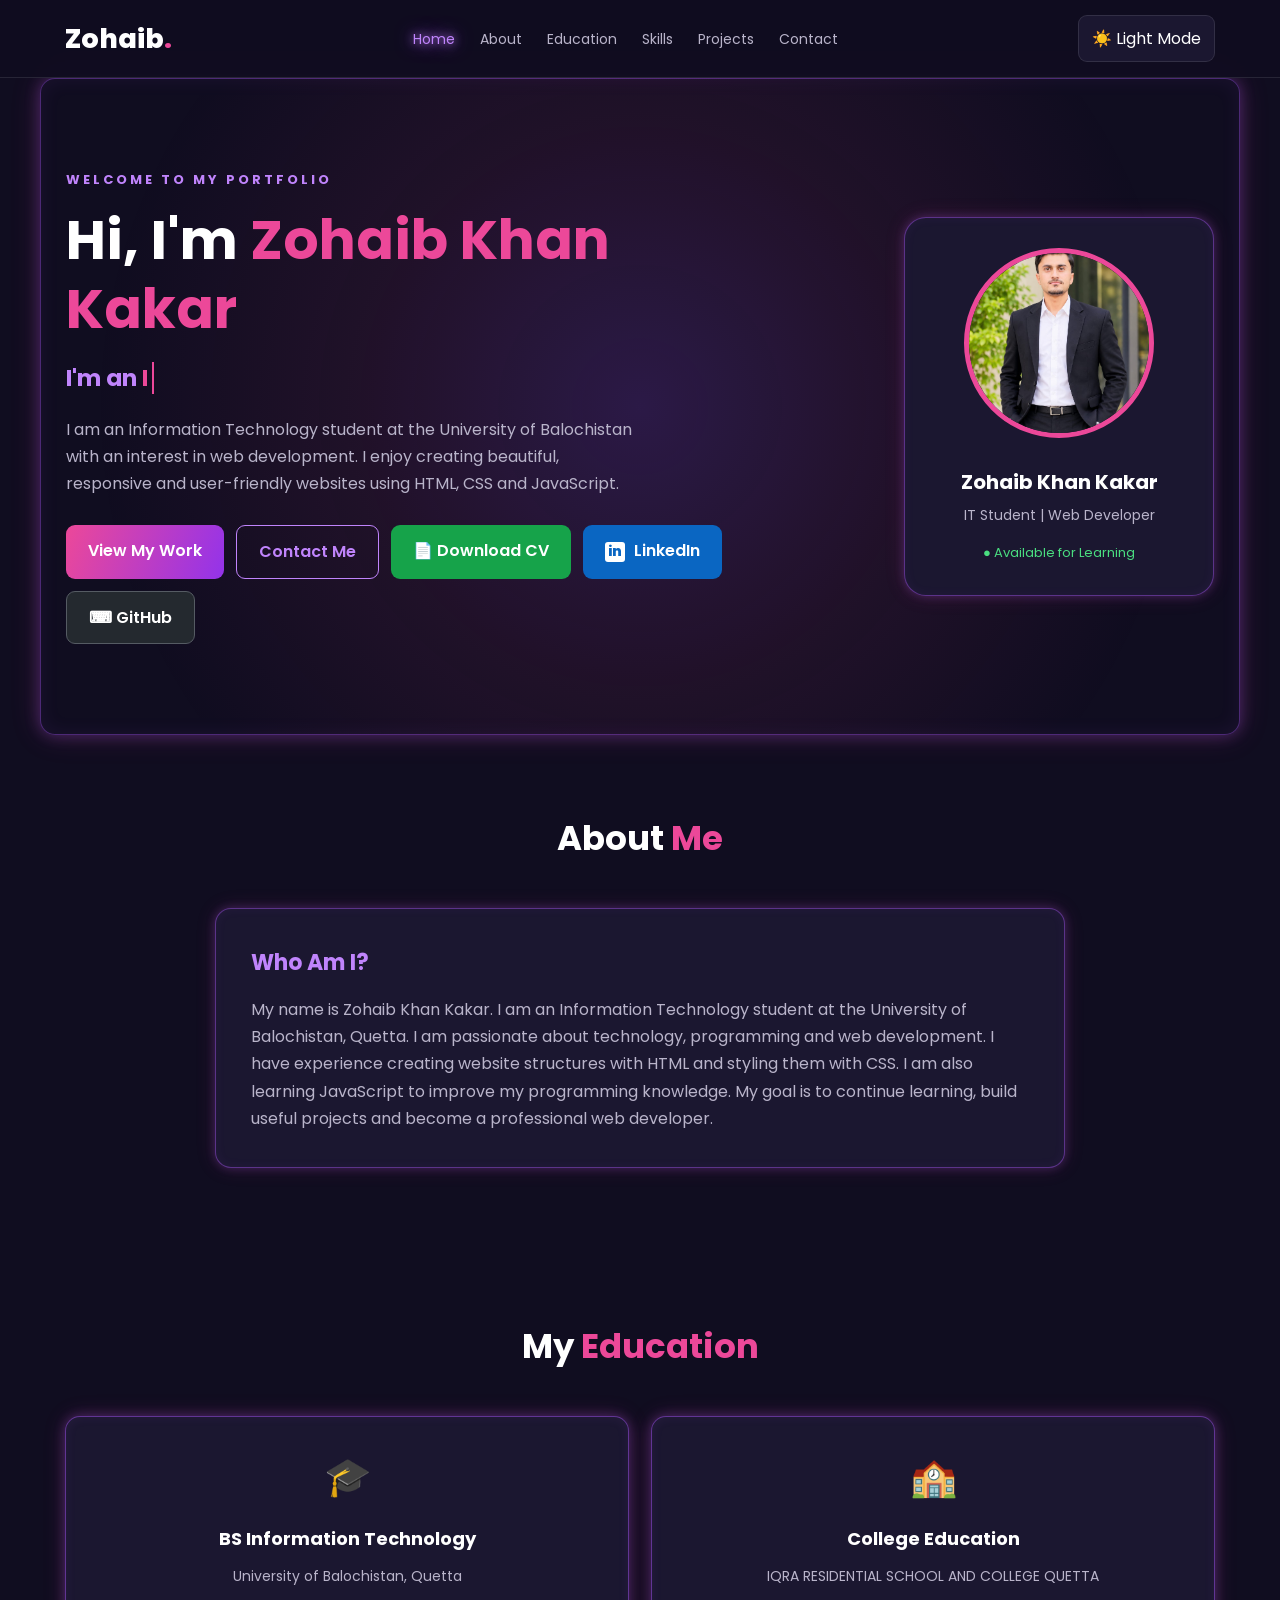
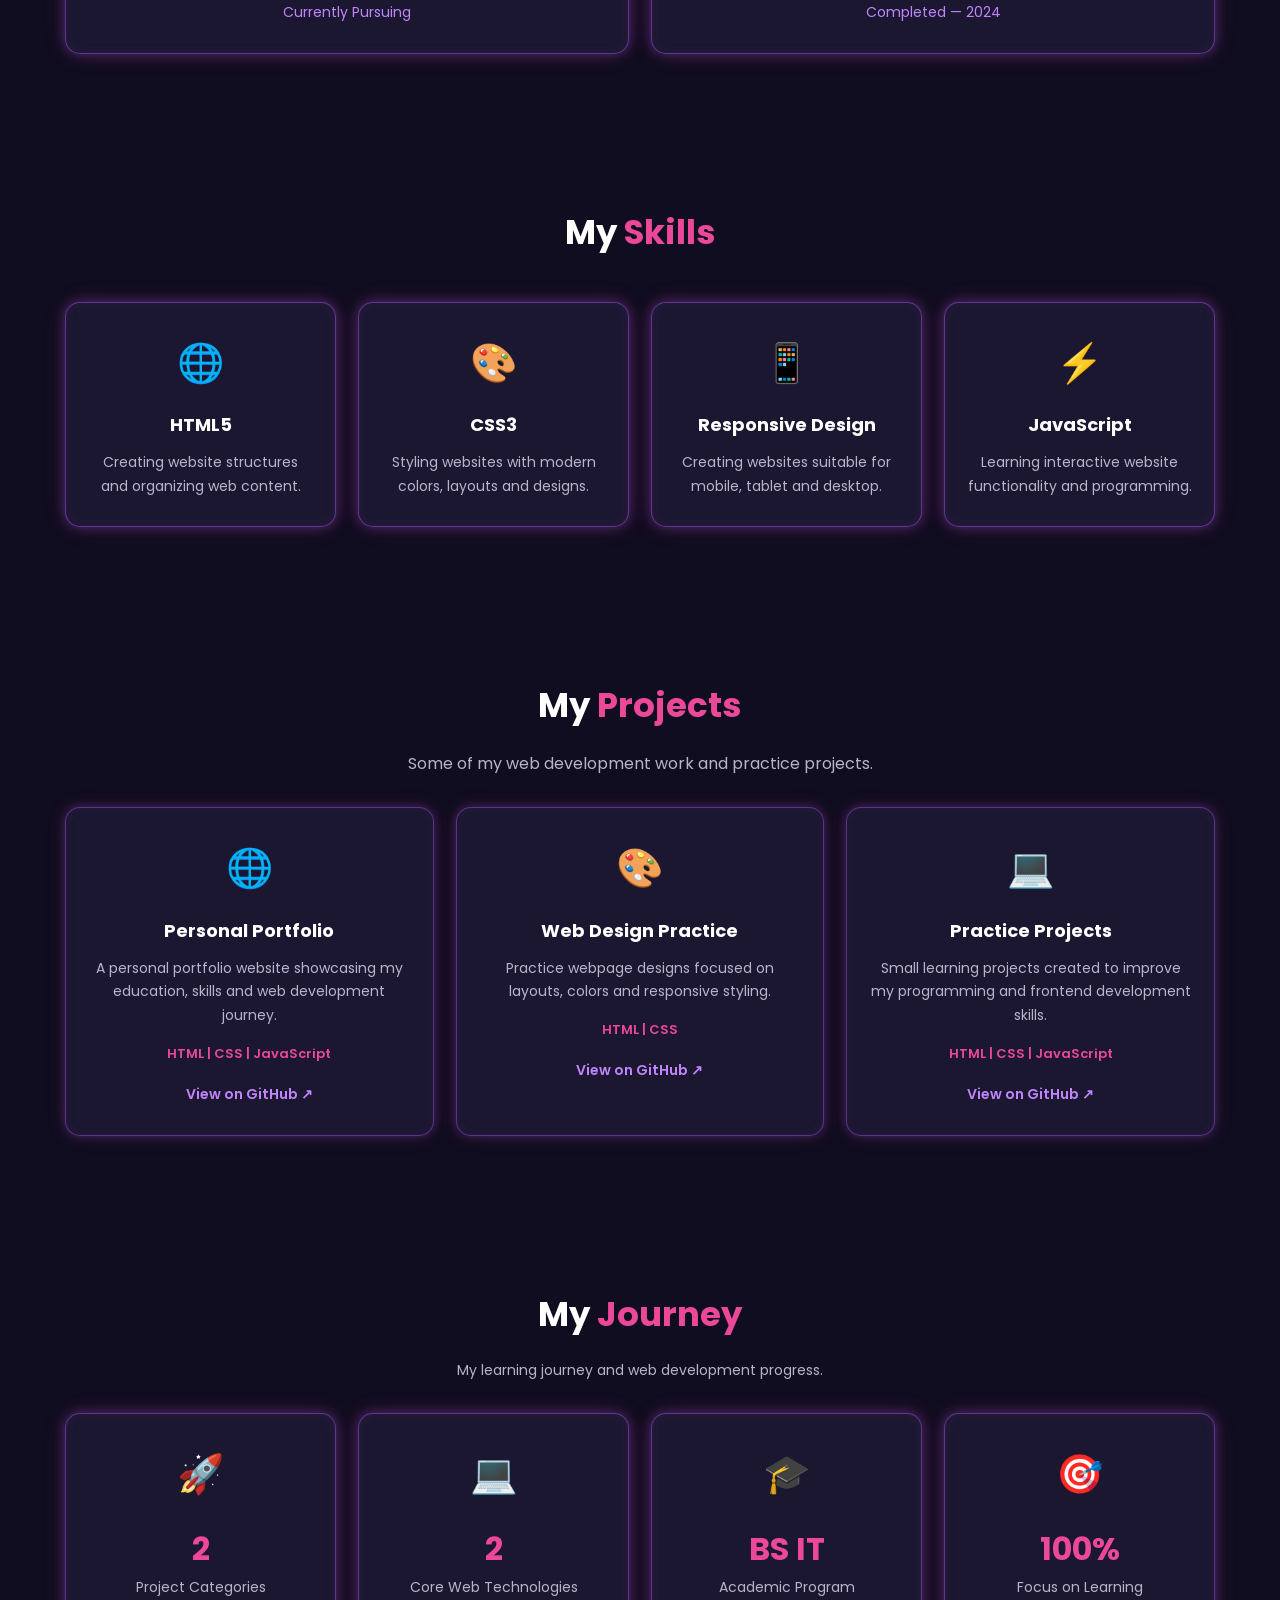
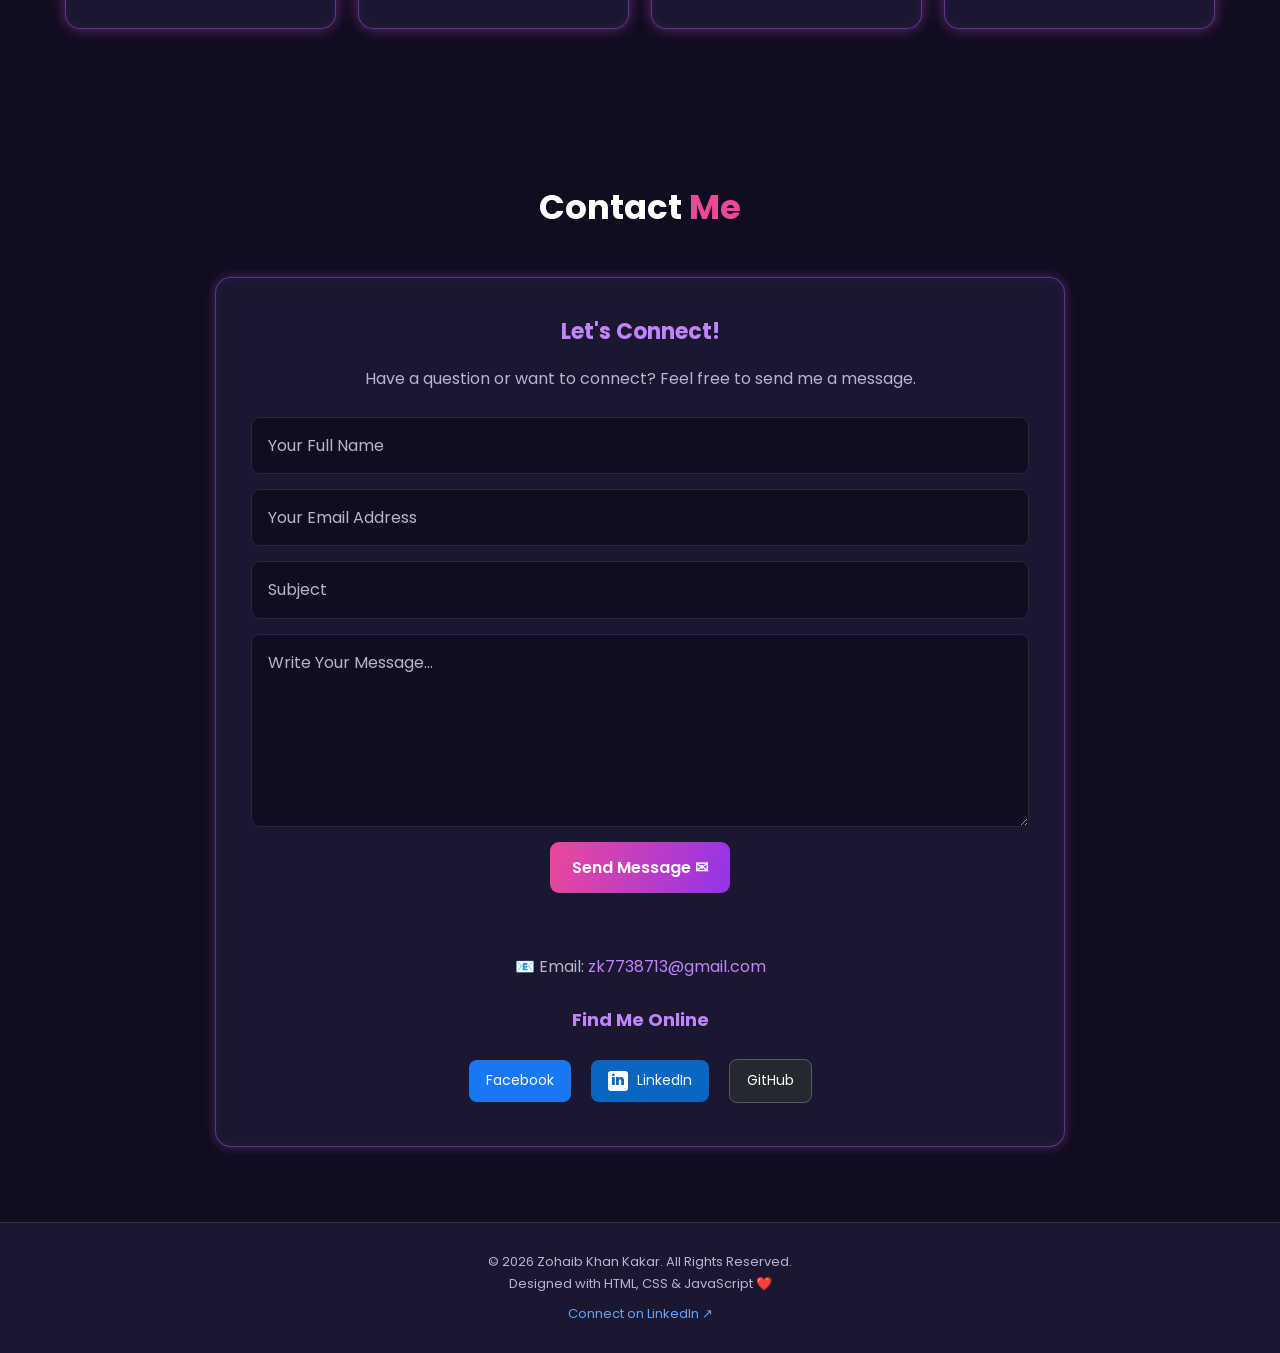
<file: index.html>
<!DOCTYPE html>
<html lang="en">
<head>
    <meta charset="UTF-8">
    <meta name="viewport" content="width=device-width, initial-scale=1.0">

    <meta name="description" content="Zohaib Khan Kakar - IT Student and Web Developer Portfolio">
    <meta name="theme-color" content="#100d20">

    <title>Zohaib Khan Kakar | Portfolio</title>

    <link rel="preconnect" href="https://fonts.googleapis.com">
    <link rel="preconnect" href="https://fonts.gstatic.com" crossorigin>
    <link href="https://fonts.googleapis.com/css2?family=Poppins:wght@300;400;500;600;700;800&display=swap" rel="stylesheet">

    <link rel="stylesheet" href="style.css">
    <script src="script.js" defer></script>
</head>

<body>

    <!-- Navigation -->
    <header>
        <nav class="navbar">

            <a href="#home" class="logo">
                Zohaib<span>.</span>
            </a>

            <button class="menu-toggle"
                    id="menu-toggle"
                    type="button"
                    aria-label="Open navigation menu"
                    aria-expanded="false"
                    aria-controls="nav-links">
                ☰
            </button>

            <ul class="nav-links" id="nav-links">
                <li><a href="#home">Home</a></li>
                <li><a href="#about">About</a></li>
                <li><a href="#education">Education</a></li>
                <li><a href="#skills">Skills</a></li>
                <li><a href="#projects">Projects</a></li>
                <li><a href="#contact">Contact</a></li>
            </ul>

            <button id="theme-toggle"
                    class="theme-toggle"
                    type="button"
                    aria-label="Switch to light mode">
                ☀️ Light Mode
            </button>

        </nav>
    </header>

    <main>

        <!-- Home Section -->
        <section id="home" class="hero">

            <div class="hero-content reveal">

                <p class="welcome">WELCOME TO MY PORTFOLIO</p>

                <h1>
                    Hi, I'm <span>Zohaib Khan Kakar</span>
                </h1>

                <h2 class="typing-heading">
                    I'm a <span id="typing-text">IT Student</span>
                </h2>

                <p class="description">
                    I am an Information Technology student at the
                    University of Balochistan with an interest in
                    web development. I enjoy creating beautiful,
                    responsive and user-friendly websites using
                    HTML, CSS and JavaScript.
                </p>

                <div class="hero-buttons">

                    <a href="#projects" class="btn">
                        View My Work
                    </a>

                    <a href="#contact" class="btn btn-outline">
                        Contact Me
                    </a>

                    <a href="resume.pdf"
                       class="btn resume-btn"
                       download>
                        📄 Download CV
                    </a>

                    <a href="https://www.linkedin.com/in/Zohaib-khan-95993944b/"
                       class="btn linkedin-btn"
                       target="_blank"
                       rel="noopener noreferrer">
                        <span class="linkedin-mark">in</span>
                        LinkedIn
                    </a>

                    <a href="https://github.com/Zohaibkhankakar"
                       class="btn github-btn"
                       target="_blank"
                       rel="noopener noreferrer">
                        ⌨ GitHub
                    </a>

                </div>

            </div>

            <div class="hero-card reveal">

                <img src="WhatsApp Image 2026-11-09 at 11.02.36 PM.jpeg"
                     alt="Profile photo of Zohaib Khan Kakar"
                     class="profile-image">

                <h2>Zohaib Khan Kakar</h2>

                <p>IT Student | Web Developer</p>

                <div class="status">
                    ● Available for Learning
                </div>

            </div>

        </section>


        <!-- About Section -->
        <section id="about" class="section">

            <h2 class="section-title reveal">
                About <span>Me</span>
            </h2>

            <div class="about-box reveal">

                <h3>Who Am I?</h3>

                <p>
                    My name is Zohaib Khan Kakar. I am an
                    Information Technology student at the
                    University of Balochistan, Quetta.

                    I am passionate about technology,
                    programming and web development.

                    I have experience creating website
                    structures with HTML and styling them
                    with CSS. I am also learning JavaScript
                    to improve my programming knowledge.

                    My goal is to continue learning,
                    build useful projects and become
                    a professional web developer.
                </p>

            </div>

        </section>


        <!-- Education Section -->
        <section id="education" class="section">

            <h2 class="section-title reveal">
                My <span>Education</span>
            </h2>

            <div class="education-container">

                <div class="education-card reveal">

                    <div class="education-icon">🎓</div>

                    <h3>BS Information Technology</h3>

                    <p class="college-name">
                        University of Balochistan, Quetta
                    </p>

                    <span class="education-year">
                        Currently Pursuing
                    </span>

                </div>

                <div class="education-card reveal">

                    <div class="education-icon">🏫</div>

                    <h3>College Education</h3>

                    <p class="college-name">
                        IQRA RESIDENTIAL SCHOOL AND COLLEGE QUETTA
                    </p>

                    <span class="education-year">
                        Completed — 2024
                    </span>

                </div>

            </div>

        </section>


        <!-- Skills Section -->
        <section id="skills" class="section">

            <h2 class="section-title reveal">
                My <span>Skills</span>
            </h2>

            <div class="skills-container">

                <div class="skill-box reveal">

                    <div class="skill-icon">🌐</div>

                    <h3>HTML5</h3>

                    <p>
                        Creating website structures
                        and organizing web content.
                    </p>

                </div>

                <div class="skill-box reveal">

                    <div class="skill-icon">🎨</div>

                    <h3>CSS3</h3>

                    <p>
                        Styling websites with modern
                        colors, layouts and designs.
                    </p>

                </div>

                <div class="skill-box reveal">

                    <div class="skill-icon">📱</div>

                    <h3>Responsive Design</h3>

                    <p>
                        Creating websites suitable
                        for mobile, tablet and desktop.
                    </p>

                </div>

                <div class="skill-box reveal">

                    <div class="skill-icon">⚡</div>

                    <h3>JavaScript</h3>

                    <p>
                        Learning interactive website
                        functionality and programming.
                    </p>

                </div>

            </div>

        </section>


        <!-- Projects Section -->
        <section id="projects" class="section">

            <h2 class="section-title reveal">
                My <span>Projects</span>
            </h2>

            <p class="section-description reveal">
                Some of my web development work and practice projects.
            </p>

            <div class="projects-container">

                <div class="project-card reveal">

                    <div class="project-icon">🌐</div>

                    <h3>Personal Portfolio</h3>

                    <p>
                        A personal portfolio website
                        showcasing my education, skills
                        and web development journey.
                    </p>

                    <span>HTML | CSS | JavaScript</span>

                    <a href="https://github.com/Zohaibkhankakar"
                       target="_blank"
                       rel="noopener noreferrer"
                       class="project-link">
                        View on GitHub ↗
                    </a>

                </div>

                <div class="project-card reveal">

                    <div class="project-icon">🎨</div>

                    <h3>Web Design Practice</h3>

                    <p>
                        Practice webpage designs focused
                        on layouts, colors and responsive styling.
                    </p>

                    <span>HTML | CSS</span>

                    <a href="https://github.com/Zohaibkhankakar"
                       target="_blank"
                       rel="noopener noreferrer"
                       class="project-link">
                        View on GitHub ↗
                    </a>

                </div>

                <div class="project-card reveal">

                    <div class="project-icon">💻</div>

                    <h3>Practice Projects</h3>

                    <p>
                        Small learning projects created
                        to improve my programming and
                        frontend development skills.
                    </p>

                    <span>HTML | CSS | JavaScript</span>

                    <a href="https://github.com/Zohaibkhankakar"
                       target="_blank"
                       rel="noopener noreferrer"
                       class="project-link">
                        View on GitHub ↗
                    </a>

                </div>

            </div>

        </section>


        <!-- Statistics Section -->
        <section id="statistics" class="section statistics">

            <h2 class="section-title reveal">
                My <span>Journey</span>
            </h2>

            <p class="stats-description reveal">
                My learning journey and web development progress.
            </p>

            <div class="stats-container">

                <div class="stat-card reveal">

                    <div class="stat-icon">🚀</div>

                    <h3>
                        <span class="counter" data-target="3">0</span>
                    </h3>

                    <p>Project Categories</p>

                </div>

                <div class="stat-card reveal">

                    <div class="stat-icon">💻</div>

                    <h3>
                        <span class="counter" data-target="3">0</span>
                    </h3>

                    <p>Core Web Technologies</p>

                </div>

                <div class="stat-card reveal">

                    <div class="stat-icon">🎓</div>

                    <h3>BS IT</h3>

                    <p>Academic Program</p>

                </div>

                <div class="stat-card reveal">

                    <div class="stat-icon">🎯</div>

                    <h3>100%</h3>

                    <p>Focus on Learning</p>

                </div>

            </div>

        </section>


        <!-- Contact Section -->
        <section id="contact" class="section">

            <h2 class="section-title reveal">
                Contact <span>Me</span>
            </h2>

            <div class="contact-box reveal">

                <h3>Let's Connect!</h3>

                <p>
                    Have a question or want to connect?
                    Feel free to send me a message.
                </p>

                <form class="contact-form"
                      action="https://formsubmit.co/zk7738713@gmail.com"
                      method="POST">

                    <input type="hidden"
                           name="_subject"
                           value="New Portfolio Message">

                    <input type="hidden"
                           name="_captcha"
                           value="true">

                    <input type="text"
                           name="_honey"
                           class="honeypot"
                           tabindex="-1"
                           autocomplete="off">

                    <input type="text"
                           name="name"
                           placeholder="Your Full Name"
                           autocomplete="name"
                           required>

                    <input type="email"
                           name="email"
                           placeholder="Your Email Address"
                           autocomplete="email"
                           required>

                    <input type="text"
                           name="subject"
                           placeholder="Subject"
                           required>

                    <textarea name="message"
                              placeholder="Write Your Message..."
                              rows="6"
                              required></textarea>

                    <button type="submit" class="btn">
                        Send Message ✉
                    </button>

                    <p class="form-status"
                       id="form-status"
                       role="status"
                       aria-live="polite"></p>

                </form>

                <p class="email">
                    📧 Email:
                    <a href="mailto:zk7738713@gmail.com">
                        zk7738713@gmail.com
                    </a>
                </p>

                <div class="social-links">

                    <h3>Find Me Online</h3>

                    <a href="https://www.facebook.com/share/1Ca7UoJET8/"
                       target="_blank"
                       rel="noopener noreferrer">
                        Facebook
                    </a>

                    <a href="https://www.linkedin.com/in/Zohaib-khan-95993944b/"
                       class="social-linkedin"
                       target="_blank"
                       rel="noopener noreferrer">
                        <span class="linkedin-mark">in</span>
                        LinkedIn
                    </a>

                    <a href="https://github.com/Zohaibkhankakar"
                       class="social-github"
                       target="_blank"
                       rel="noopener noreferrer">
                        GitHub
                    </a>

                </div>

            </div>

        </section>

    </main>


    <!-- Footer -->
    <footer>

        <p>
            © <span id="current-year">2026</span>
            Zohaib Khan Kakar. All Rights Reserved.
        </p>

        <p>
            Designed with HTML, CSS & JavaScript ❤️
        </p>

        <a class="footer-linkedin"
           href="https://www.linkedin.com/in/Zohaib-khan-95993944b/"
           target="_blank"
           rel="noopener noreferrer">
            Connect on LinkedIn ↗
        </a>

    </footer>

</body>
</html>
</file>
<file: style.css>
/* =========================
   ROOT VARIABLES
========================= */

:root {
    --bg: #100d20;
    --card: #1b1730;
    --text: #ffffff;
    --muted: #b9b4ca;
    --accent: #c084fc;
    --accent2: #ec4899;
    --border: rgba(255,255,255,0.1);
    --shadow: 0 10px 30px rgba(0,0,0,0.25);
}

/* =========================
   GLOBAL STYLING
========================= */

* {
    margin: 0;
    padding: 0;
    box-sizing: border-box;
    scroll-behavior: smooth;
}

body {
    font-family: 'Poppins', sans-serif;
    background: var(--bg);
    color: var(--text);
    line-height: 1.7;
    transition: background 0.3s, color 0.3s;
    overflow-x: hidden;
}

a {
    text-decoration: none;
    color: inherit;
}

button,
input,
textarea {
    font: inherit;
}

button:focus-visible,
a:focus-visible,
input:focus-visible,
textarea:focus-visible {
    outline: 2px solid var(--accent2);
    outline-offset: 4px;
}

section {
    scroll-margin-top: 90px;
}

/* =========================
   HEADER & NAVBAR
========================= */

header {
    width: 100%;
    position: sticky;
    top: 0;
    z-index: 1000;
    background: rgba(16,13,32,0.95);
    backdrop-filter: blur(12px);
    border-bottom: 1px solid var(--border);
}

.navbar {
    max-width: 1200px;
    margin: auto;
    padding: 15px 25px;
    display: flex;
    align-items: center;
    justify-content: space-between;
    gap: 20px;
}

.logo {
    font-size: 27px;
    font-weight: 800;
}

.logo span,
.section-title span,
.hero h1 span {
    color: var(--accent2);
}

.nav-links {
    display: flex;
    list-style: none;
    gap: 25px;
}

.nav-links a {
    color: var(--muted);
    font-size: 14px;
    transition: 0.3s;
}

.nav-links a:hover {
    color: var(--accent2);
}

.theme-toggle,
.menu-toggle {
    cursor: pointer;
    color: var(--text);
    background: var(--card);
    border: 1px solid var(--border);
    padding: 9px 13px;
    border-radius: 9px;
    transition: 0.3s;
}

.theme-toggle:hover,
.menu-toggle:hover {
    border-color: var(--accent);
}

.menu-toggle {
    display: none;
    font-size: 22px;
}

/* =========================
   HERO SECTION
========================= */

.hero {
    max-width: 1200px;
    min-height: 620px;
    margin: auto;
    padding: 90px 25px;
    display: flex;
    align-items: center;
    justify-content: space-between;
    gap: 50px;
}

.hero-content {
    max-width: 680px;
}

.welcome {
    color: var(--accent);
    font-size: 13px;
    font-weight: 700;
    letter-spacing: 3px;
    margin-bottom: 15px;
}

.hero h1 {
    font-size: clamp(32px, 5vw, 55px);
    line-height: 1.25;
    margin-bottom: 15px;
}

.hero h2 {
    font-size: 23px;
    color: var(--accent);
    margin-bottom: 18px;
}

.typing-heading span {
    color: var(--accent2);
    border-right: 2px solid var(--accent2);
    padding-right: 4px;
}

.description {
    color: var(--muted);
    max-width: 570px;
    margin-bottom: 28px;
}

.hero-buttons {
    display: flex;
    flex-wrap: wrap;
    gap: 12px;
}

/* =========================
   BUTTONS
========================= */

.btn {
    display: inline-block;
    border: none;
    border-radius: 9px;
    padding: 12px 22px;
    background: linear-gradient(110deg, var(--accent2), #9333ea);
    color: white;
    font-weight: 600;
    cursor: pointer;
    transition: 0.3s;
    text-align: center;
}

.btn:hover {
    transform: translateY(-4px);
    box-shadow: 0 8px 20px rgba(192,132,252,0.25);
}

.btn-outline {
    background: transparent;
    border: 1px solid var(--accent);
    color: var(--accent);
}

.btn-outline:hover {
    background: var(--accent);
    color: white;
}

.resume-btn {
    background: #16a34a;
}

.resume-btn:hover {
    background: #15803d;
}

.linkedin-btn {
    background: #0a66c2;
}

.linkedin-btn:hover {
    background: #004182;
}

.linkedin-mark {
    display: inline-flex;
    align-items: center;
    justify-content: center;
    font-weight: 800;
    background: white;
    color: #0a66c2;
    border-radius: 3px;
    width: 20px;
    height: 20px;
    font-size: 14px;
    margin-right: 5px;
}

.github-btn {
    background: #24292f;
    color: #ffffff;
    border: 1px solid #555b63;
}

.github-btn:hover {
    background: #3b424a;
    border-color: #8b949e;
}

/* =========================
   PROFILE CARD
========================= */

.hero-card {
    width: 310px;
    min-width: 280px;
    text-align: center;
    background: var(--card);
    border: 1px solid var(--border);
    border-radius: 22px;
    padding: 30px 20px;
    box-shadow: var(--shadow);
    transition: 0.3s;
}

.hero-card:hover {
    transform: translateY(-7px);
    border-color: var(--accent);
}

.profile-image {
    width: 190px;
    height: 190px;
    object-fit: cover;
    border-radius: 50%;
    border: 5px solid var(--accent2);
    margin-bottom: 18px;
}

.hero-card h2 {
    font-size: 20px;
    color: var(--text);
    margin-bottom: 5px;
}

.hero-card p {
    color: var(--muted);
    font-size: 14px;
}

.status {
    color: #4ade80;
    font-size: 13px;
    margin-top: 15px;
}

/* =========================
   GENERAL SECTIONS
========================= */

.section {
    max-width: 1200px;
    margin: auto;
    padding: 75px 25px;
}

.section-title {
    text-align: center;
    font-size: 34px;
    margin-bottom: 40px;
}

.section-description {
    color: var(--muted);
    text-align: center;
    margin: -25px 0 30px;
}

/* =========================
   ABOUT SECTION
========================= */

.about-box,
.contact-box {
    max-width: 850px;
    margin: auto;
    background: var(--card);
    border: 1px solid var(--border);
    border-radius: 16px;
    padding: 35px;
    box-shadow: var(--shadow);
}

.about-box h3,
.contact-box h3 {
    color: var(--accent);
    font-size: 22px;
    margin-bottom: 15px;
}

.about-box p,
.contact-box > p {
    color: var(--muted);
}

/* =========================
   EDUCATION / SKILLS / PROJECTS
========================= */

.education-container,
.skills-container,
.projects-container,
.stats-container {
    display: grid;
    grid-template-columns: repeat(auto-fit, minmax(230px, 1fr));
    gap: 22px;
}

.education-card,
.skill-box,
.project-card,
.stat-card {
    background: var(--card);
    border: 1px solid var(--border);
    border-radius: 15px;
    padding: 28px 22px;
    text-align: center;
    transition: 0.3s;
    box-shadow: var(--shadow);
}

.education-card:hover,
.skill-box:hover,
.project-card:hover,
.stat-card:hover {
    transform: translateY(-7px);
    border-color: var(--accent);
}

.education-icon,
.skill-icon,
.project-icon,
.stat-icon {
    font-size: 38px;
    margin-bottom: 15px;
}

.education-card h3,
.skill-box h3,
.project-card h3 {
    font-size: 18px;
    margin-bottom: 10px;
}

.college-name,
.education-year,
.skill-box p,
.project-card p,
.stats-description,
.stat-card p {
    color: var(--muted);
    font-size: 14px;
}

.education-year {
    display: inline-block;
    color: var(--accent);
    margin-top: 12px;
}

/* =========================
   PROJECT LINKS
========================= */

.project-card span {
    display: block;
    margin-top: 15px;
    color: var(--accent2);
    font-size: 13px;
    font-weight: 600;
}

.project-link {
    display: inline-block;
    margin-top: 18px;
    color: var(--accent);
    font-size: 14px;
    font-weight: 600;
    transition: 0.3s;
}

.project-link:hover {
    color: var(--accent2);
    transform: translateX(4px);
}

/* =========================
   STATISTICS
========================= */

.stats-description {
    text-align: center;
    margin: -25px 0 30px;
}

.stat-card h3 {
    font-size: 32px;
    color: var(--accent2);
}

/* =========================
   CONTACT FORM
========================= */

.contact-box {
    text-align: center;
}

.contact-form {
    display: flex;
    flex-direction: column;
    gap: 15px;
    margin: 25px 0;
}

.contact-form input,
.contact-form textarea {
    width: 100%;
    padding: 14px 16px;
    border: 1px solid var(--border);
    border-radius: 9px;
    background: var(--bg);
    color: var(--text);
    outline: none;
    transition: 0.3s;
}

.contact-form input::placeholder,
.contact-form textarea::placeholder {
    color: var(--muted);
}

.contact-form input:focus,
.contact-form textarea:focus {
    border-color: var(--accent);
    box-shadow: 0 0 0 3px rgba(192,132,252,0.12);
}

.contact-form textarea {
    resize: vertical;
}

.contact-form button {
    align-self: center;
}

.form-status {
    color: #4ade80;
    font-size: 14px;
    min-height: 20px;
}

.honeypot {
    position: absolute;
    left: -9999px;
    opacity: 0;
}

/* =========================
   EMAIL
========================= */

.email {
    color: var(--muted);
    margin-top: 20px;
}

.email a {
    color: var(--accent);
    overflow-wrap: anywhere;
}

/* =========================
   SOCIAL LINKS
========================= */

.social-links {
    margin-top: 25px;
}

.social-links h3 {
    font-size: 18px;
}

.social-links a {
    display: inline-block;
    margin: 8px;
    padding: 9px 17px;
    border-radius: 8px;
    background: #1877f2;
    color: white;
    font-size: 14px;
    transition: 0.3s;
}

.social-links a:hover {
    transform: translateY(-3px);
    filter: brightness(1.15);
}

.social-links .social-linkedin {
    background: #0a66c2;
}

.social-links .social-github {
    background: #24292f;
    border: 1px solid #555b63;
}

/* =========================
   FOOTER
========================= */

footer {
    text-align: center;
    padding: 28px 15px;
    background: var(--card);
    border-top: 1px solid var(--border);
    color: var(--muted);
    font-size: 13px;
}

.footer-linkedin {
    display: inline-block;
    color: #60a5fa;
    margin-top: 8px;
}

/* =========================
   LIGHT MODE
========================= */

.light-mode {
    --bg: #f5f3fa;
    --card: #ffffff;
    --text: #211b35;
    --muted: #625b70;
    --accent: #7c3aed;
    --accent2: #db2777;
    --border: rgba(0,0,0,0.12);
    --shadow: 0 10px 25px rgba(0,0,0,0.08);
}

.light-mode header {
    background: rgba(245,243,250,0.95);
}

.light-mode .btn-outline {
    color: var(--accent);
}

.light-mode .contact-form input,
.light-mode .contact-form textarea {
    color: var(--text);
}

.light-mode .theme-toggle {
    color: var(--text);
}

/* =========================
   SCROLL REVEAL ANIMATION
========================= */

.reveal {
    opacity: 0;
    transform: translateY(30px);
    transition: opacity 0.7s ease, transform 0.7s ease;
}

.reveal.visible {
    opacity: 1;
    transform: translateY(0);
}

/* =========================
   TABLET RESPONSIVE
========================= */

@media (max-width: 850px) {

    .navbar {
        flex-wrap: wrap;
    }

    .menu-toggle {
        display: block;
        order: 3;
    }

    .nav-links {
        display: none;
        flex-direction: column;
        width: 100%;
        order: 4;
        gap: 0;
        padding: 10px 0;
    }

    .nav-links.active {
        display: flex;
    }

    .nav-links a {
        display: block;
        padding: 10px;
    }

    .hero {
        flex-direction: column;
        text-align: center;
        padding-top: 65px;
    }

    .hero-buttons {
        justify-content: center;
    }

    .description {
        margin-left: auto;
        margin-right: auto;
    }
}

/* =========================
   MOBILE RESPONSIVE
========================= */

@media (max-width: 500px) {

    .navbar {
        padding: 12px 15px;
        gap: 10px;
    }

    .logo {
        font-size: 23px;
    }

    .theme-toggle {
        font-size: 11px;
        padding: 8px;
    }

    .hero {
        padding: 55px 18px;
    }

    .hero-card {
        width: 100%;
        min-width: 0;
    }

    .profile-image {
        width: 165px;
        height: 165px;
    }

    .section {
        padding: 55px 18px;
    }

    .section-title {
        font-size: 28px;
    }

    .about-box,
    .contact-box {
        padding: 23px 17px;
    }

    .hero-buttons {
        flex-direction: column;
    }

    .hero-buttons .btn {
        width: 100%;
    }

    .contact-form button {
        width: 100%;
    }
}

/* =========================
   REDUCED MOTION
========================= */

@media (prefers-reduced-motion: reduce) {

    *,
    *::before,
    *::after {
        scroll-behavior: auto !important;
        animation-duration: 0.01ms !important;
        transition-duration: 0.01ms !important;
    }

    .reveal {
        opacity: 1;
        transform: none;
    }
}
/* Section Glow Effect */
section {
    position: relative;
    transition: all 0.4s ease;
    scroll-margin-top: 90px;
}

section:target {
    box-shadow: 0 0 20px rgba(168, 85, 247, 0.25),
                0 0 40px rgba(236, 72, 153, 0.15);
    border-radius: 15px;
}

/* Active Navigation Glow */
.nav-links a.active {
    color: #c084fc;
    text-shadow: 0 0 10px #c084fc,
                 0 0 20px #a855f7;
}

/* Hover Glow */
.nav-links a:hover {
    color: #c084fc;
    text-shadow: 0 0 12px #a855f7;
}/* Active Section Lighting Effect */
section {
    transition: box-shadow 0.5s ease, border 0.5s ease;
}

section.section-active {
    border: 1px solid rgba(168, 85, 247, 0.5);
    box-shadow:
        0 0 15px rgba(168, 85, 247, 0.35),
        0 0 30px rgba(236, 72, 153, 0.2),
        inset 0 0 15px rgba(168, 85, 247, 0.08);
    border-radius: 15px;
}/* Active Section Background Lighting */
section {
    position: relative;
    overflow: hidden;
    transition: background 0.5s ease;
}

section.section-active {
    background:
        radial-gradient(
            circle at 50% 50%,
            rgba(168, 85, 247, 0.22),
            rgba(236, 72, 153, 0.10),
            transparent 75%
        );
}
/* Neon Glow for All Section Content */
section {
    position: relative;
    transition: all 0.5s ease;
}

section.section-active {
    background: radial-gradient(
        circle at center,
        rgba(168, 85, 247, 0.18),
        rgba(236, 72, 153, 0.08),
        transparent 80%
    );
}


/* =================================
   FINAL PURPLE PINK NEON LIGHTING
================================= */

/* Active Section Background Glow */
section.section-active {
    background: radial-gradient(
        circle at center,
        rgba(168, 85, 247, 0.18),
        rgba(236, 72, 153, 0.08),
        transparent 80%
    );
    border: 1px solid rgba(168, 85, 247, 0.4);
    border-radius: 15px;

    box-shadow:
        0 0 15px rgba(168, 85, 247, 0.30),
        0 0 30px rgba(236, 72, 153, 0.18),
        inset 0 0 20px rgba(168, 85, 247, 0.08);
}

/* All Content Cards Glow */
.about-box,
.education-card,
.skill-box,
.project-card,
.stat-card,
.contact-box,
.hero-card {
    border: 1px solid rgba(168, 85, 247, 0.45);

    box-shadow:
        0 0 10px rgba(168, 85, 247, 0.25),
        0 0 20px rgba(236, 72, 153, 0.15),
        inset 0 0 12px rgba(168, 85, 247, 0.06);

    transition: all 0.4s ease;
}

/* My Skills and My Journey Glow */
.skills-container > *,
.education-container > *,
.stats-container > * {
    border: 1px solid rgba(168, 85, 247, 0.5);

    box-shadow:
        0 0 12px rgba(168, 85, 247, 0.3),
        0 0 22px rgba(236, 72, 153, 0.18),
        inset 0 0 12px rgba(168, 85, 247, 0.08);
}

/* Hover Neon Lighting */
.about-box:hover,
.education-card:hover,
.skill-box:hover,
.project-card:hover,
.stat-card:hover,
.contact-box:hover,
.hero-card:hover {
    border-color: rgba(236, 72, 153, 0.85);

    box-shadow:
        0 0 15px rgba(168, 85, 247, 0.55),
        0 0 30px rgba(236, 72, 153, 0.35),
        inset 0 0 15px rgba(168, 85, 247, 0.12);
}

/* Contact Input Glow */
.contact-form input:focus,
.contact-form textarea:focus {
    box-shadow:
        0 0 12px rgba(168, 85, 247, 0.4),
        0 0 22px rgba(236, 72, 153, 0.2);
}
</file>
